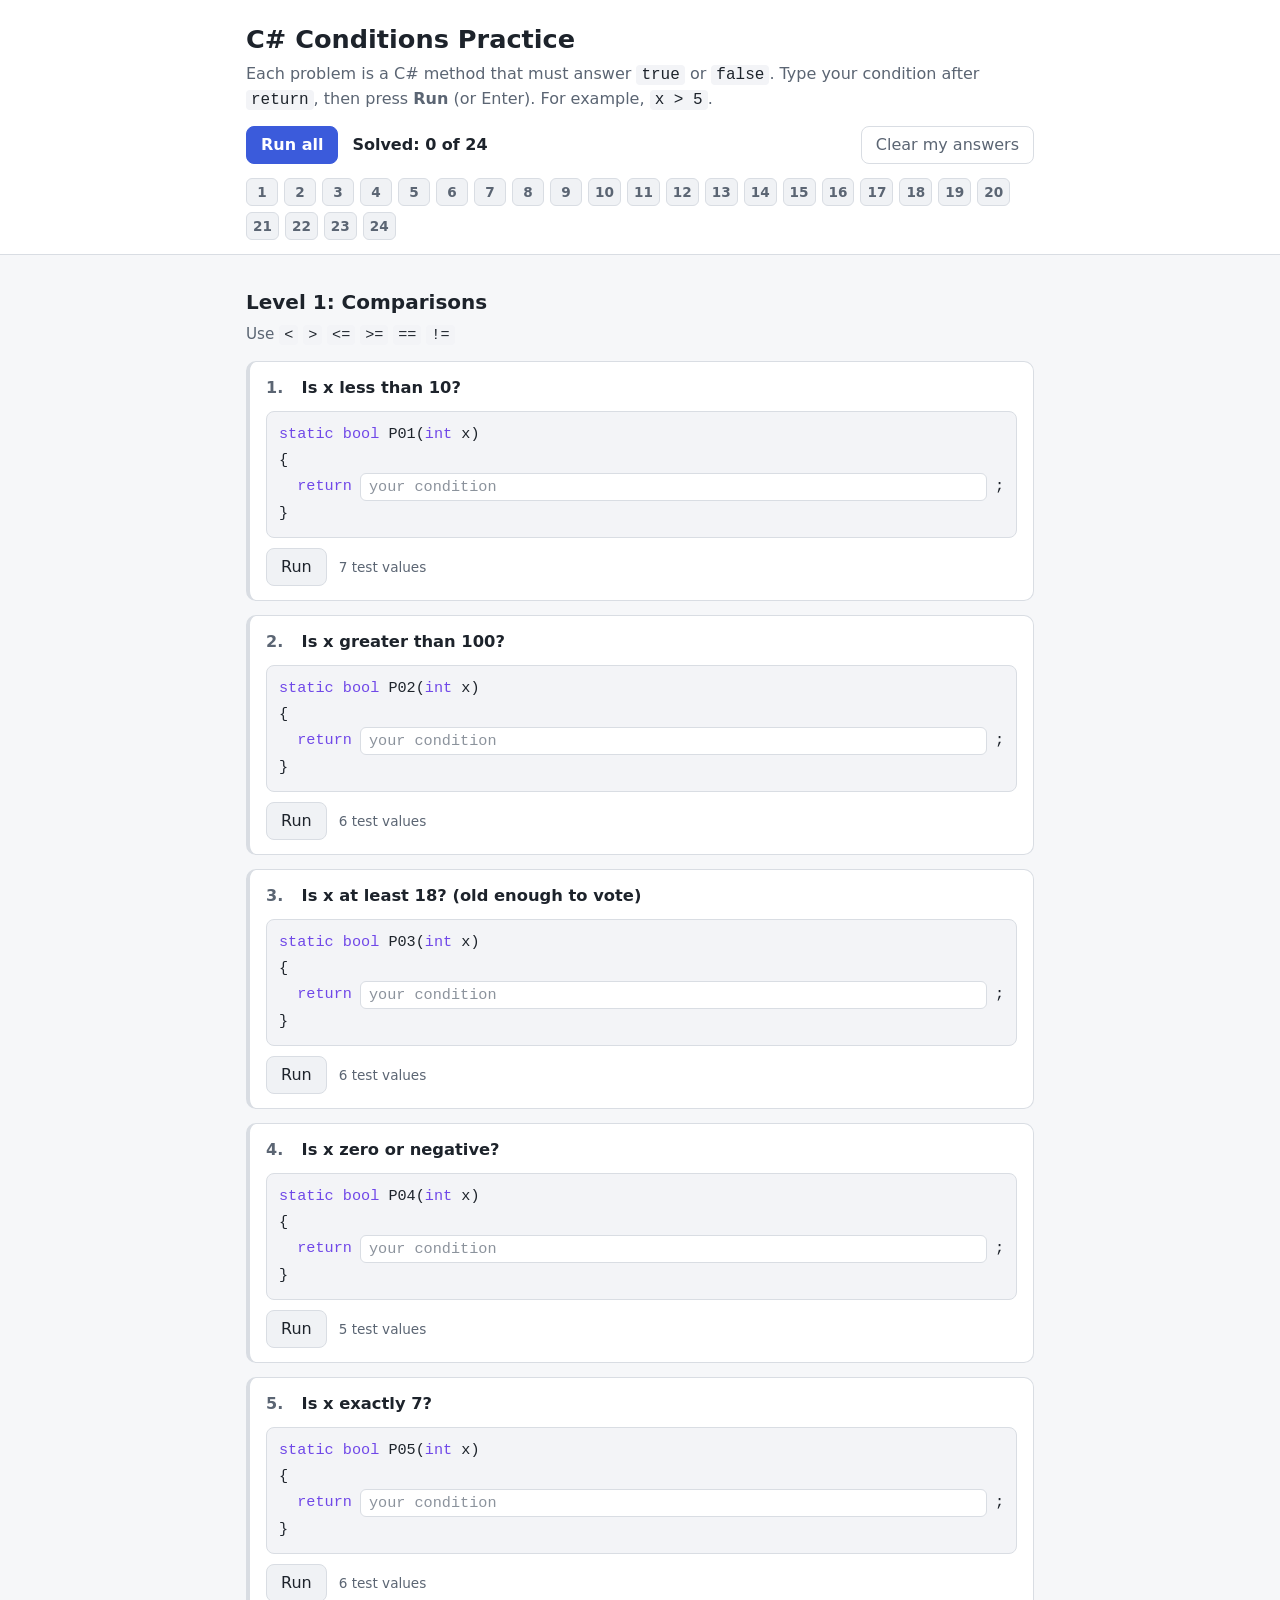
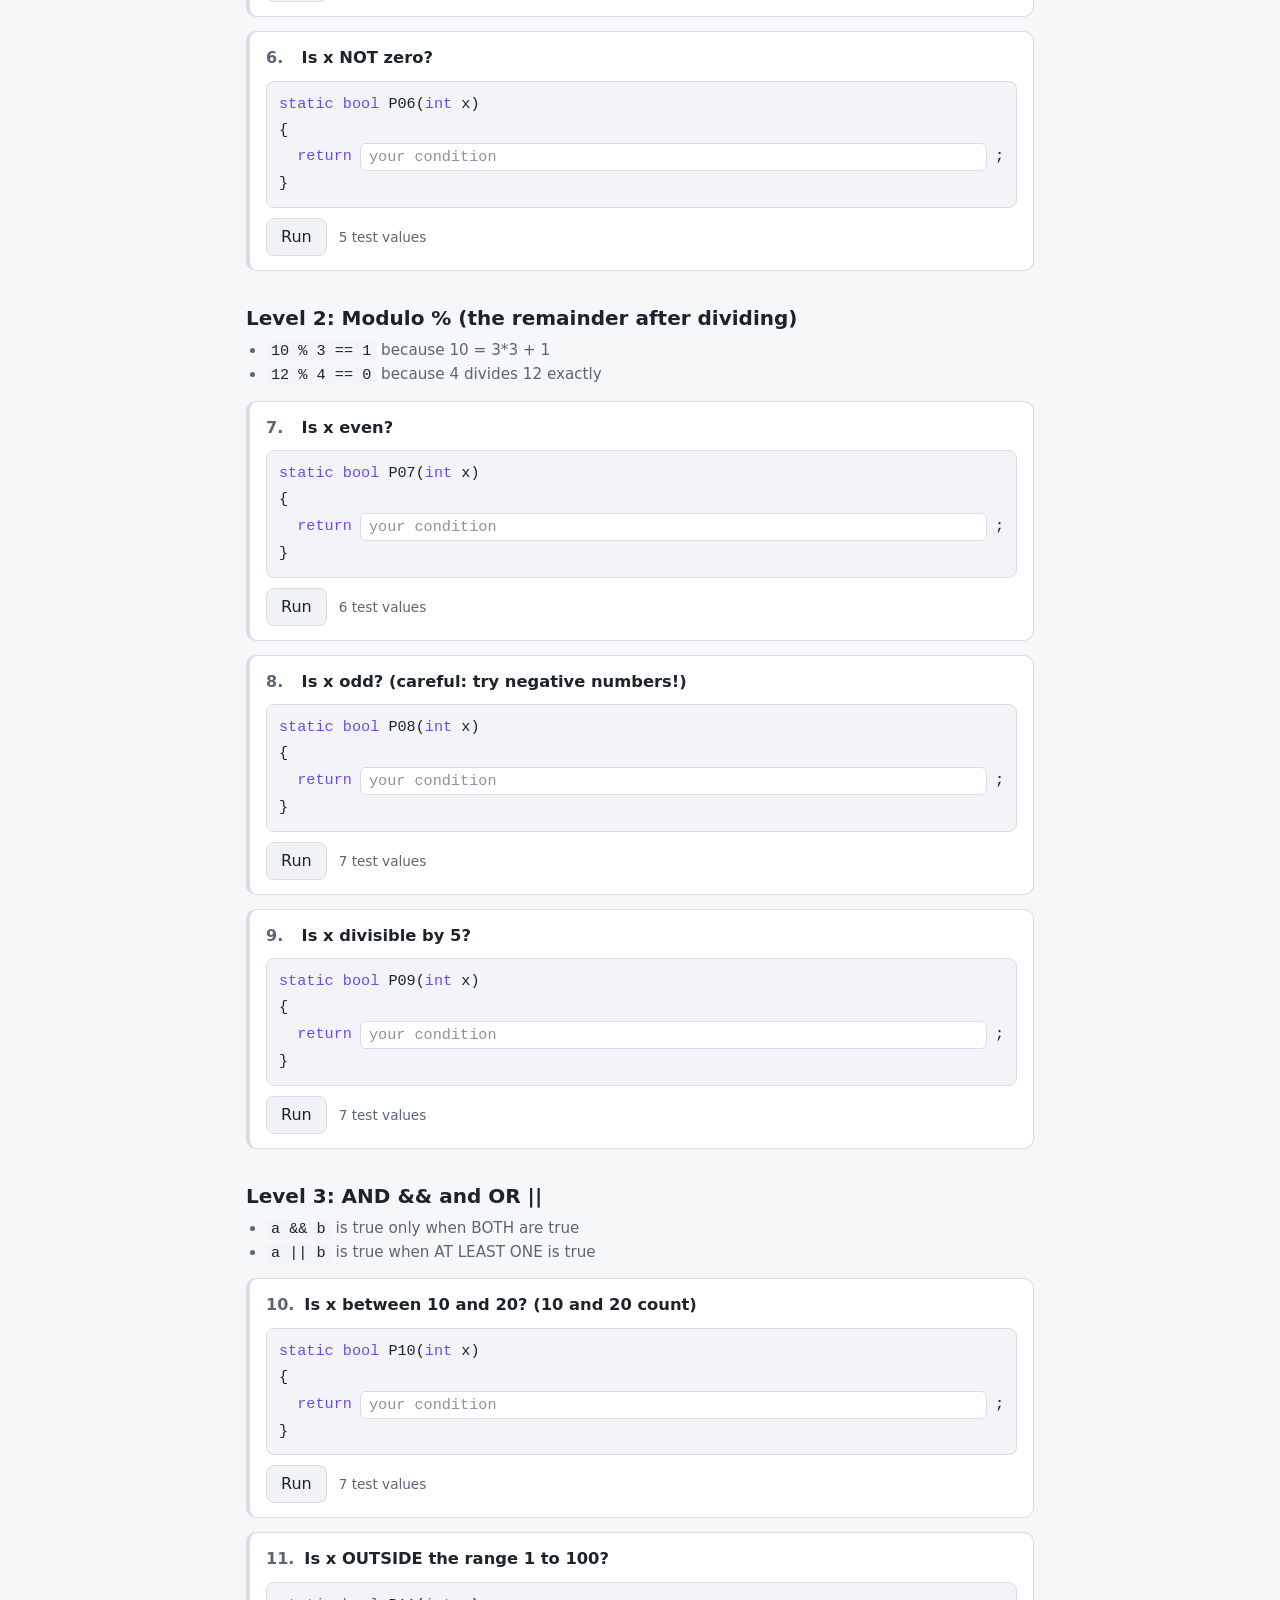
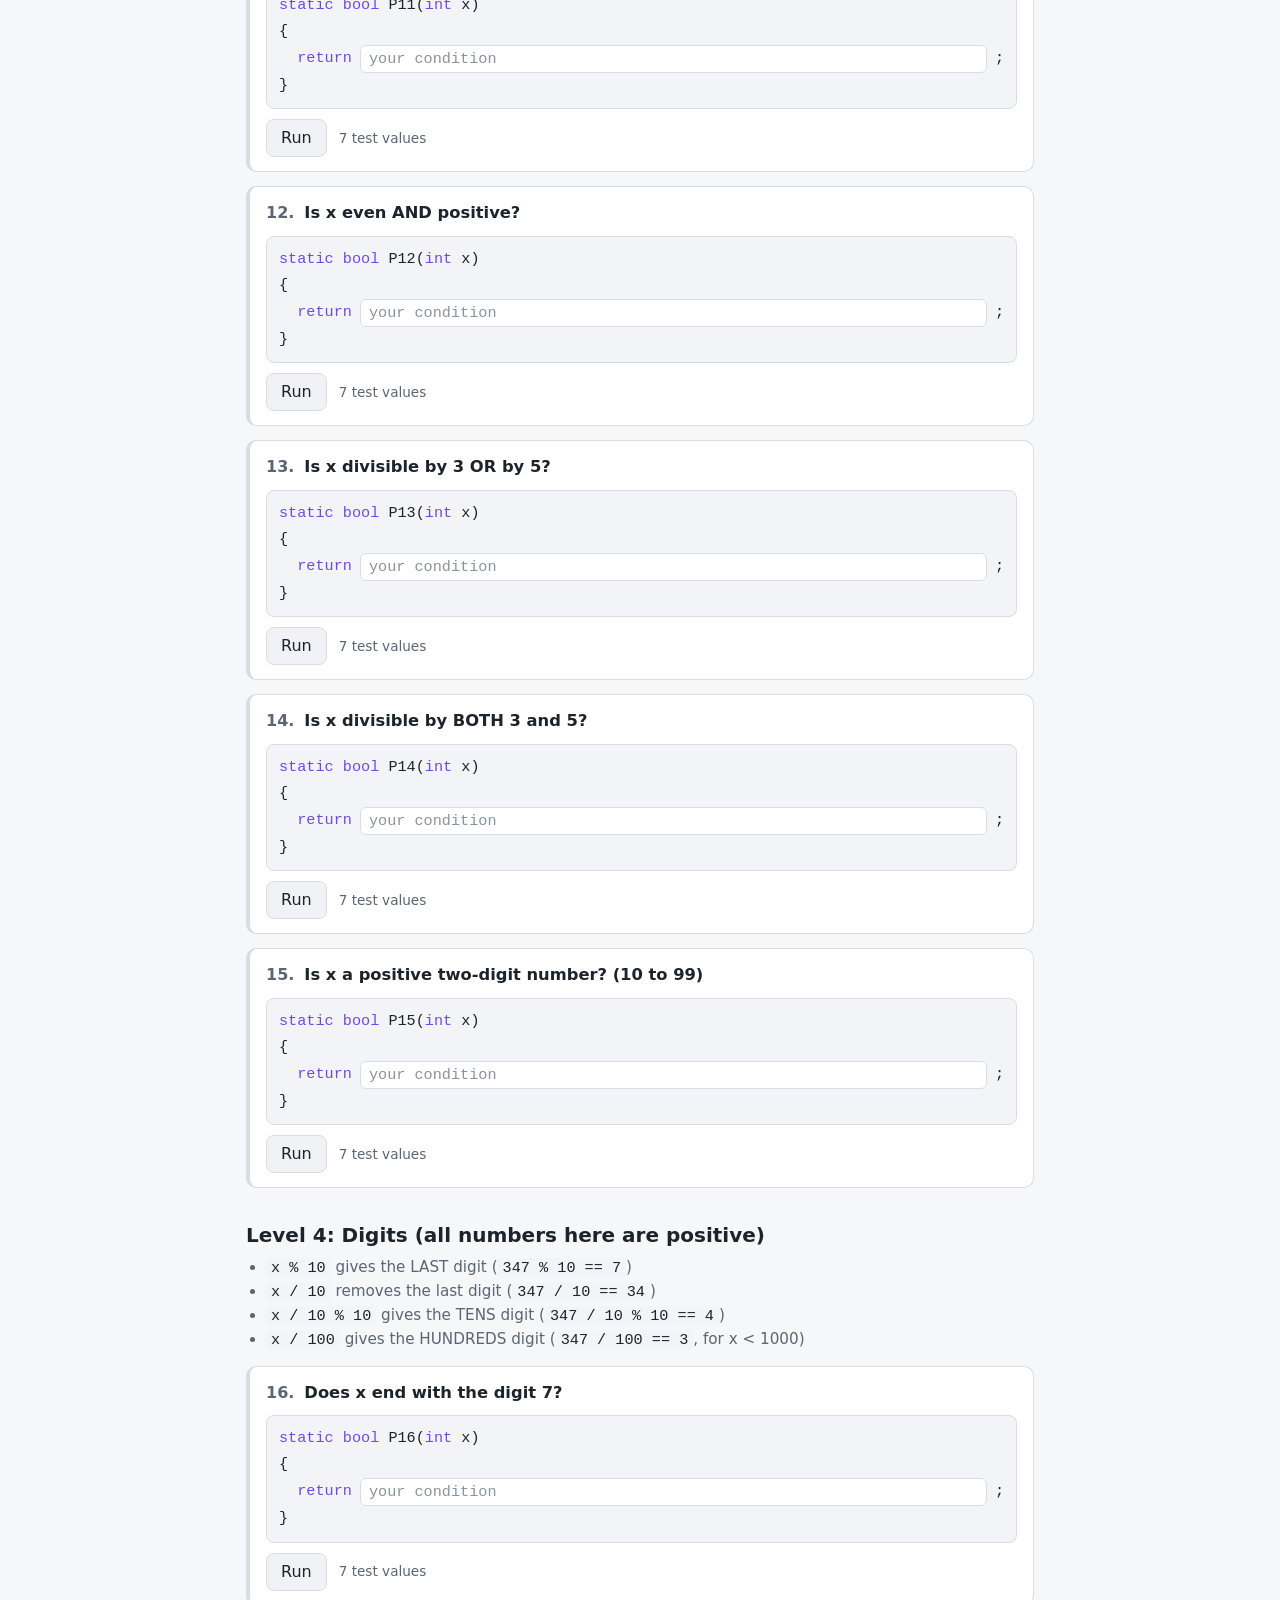
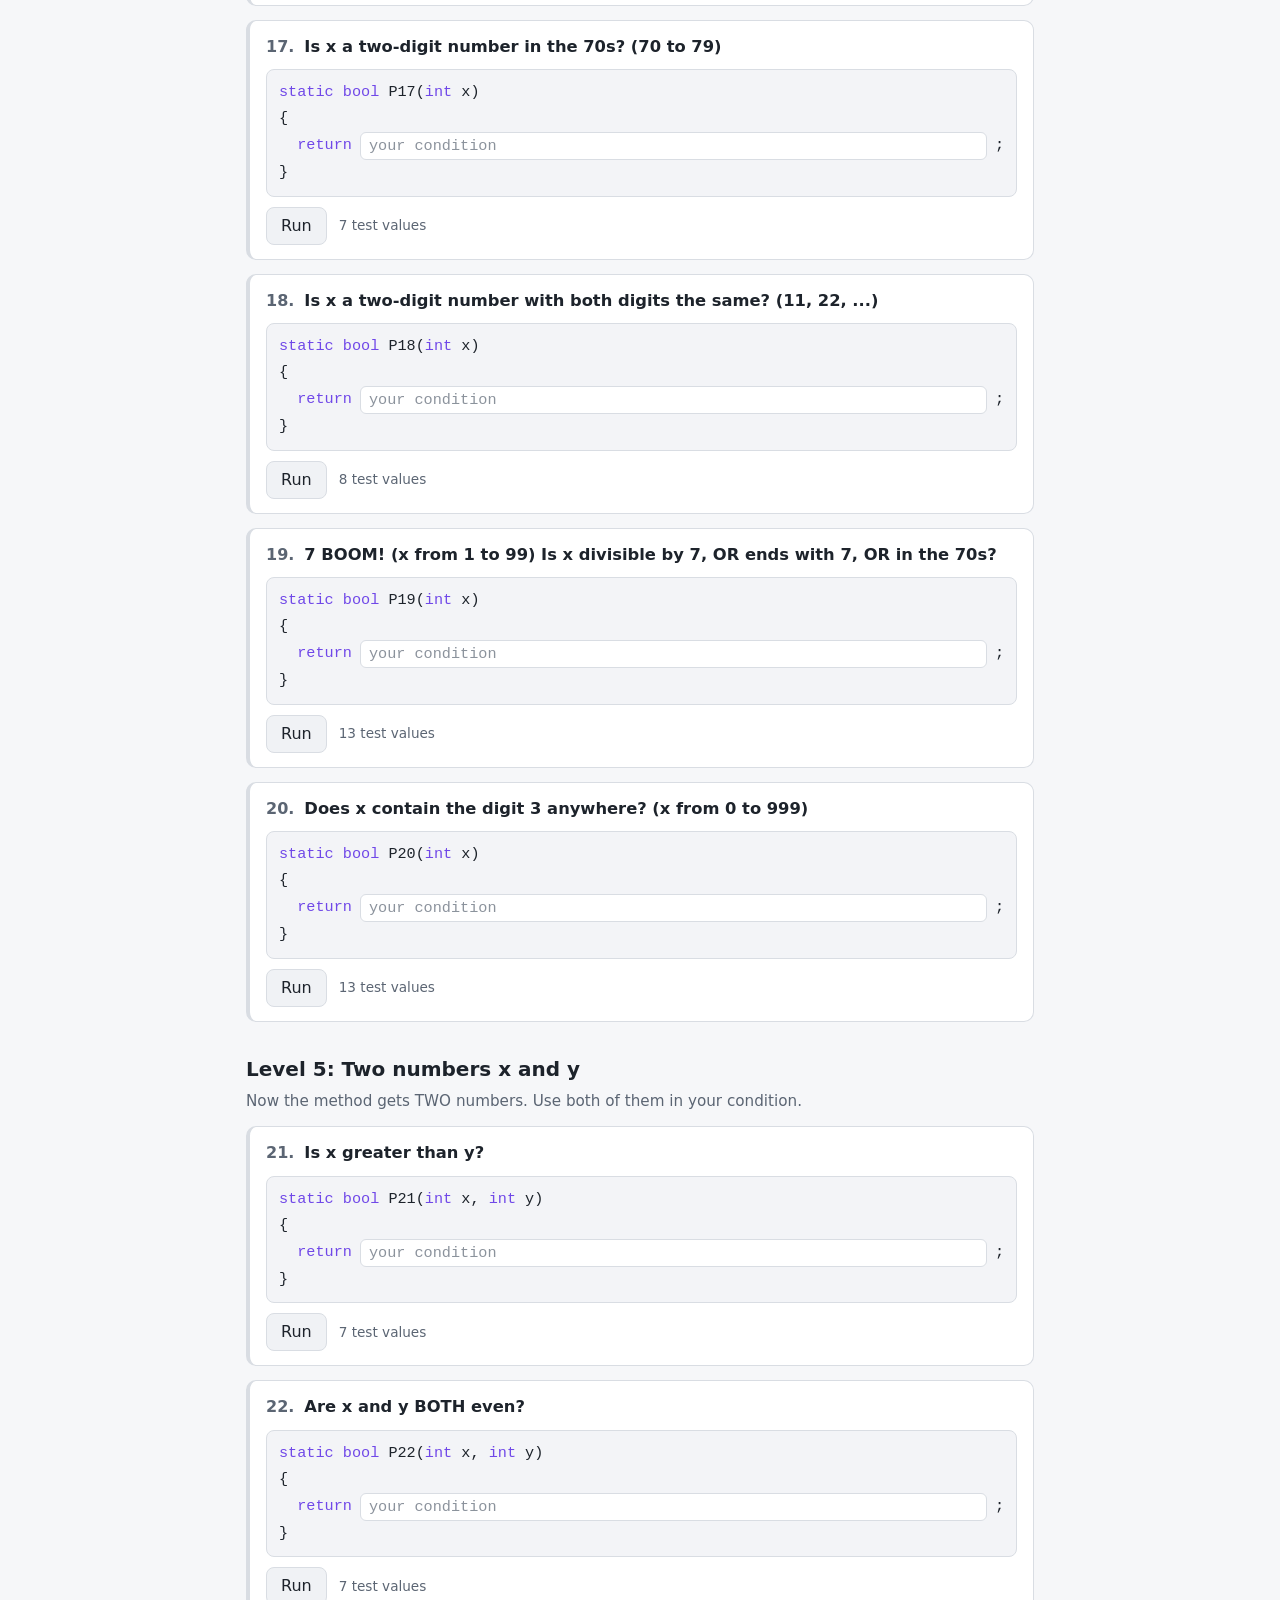
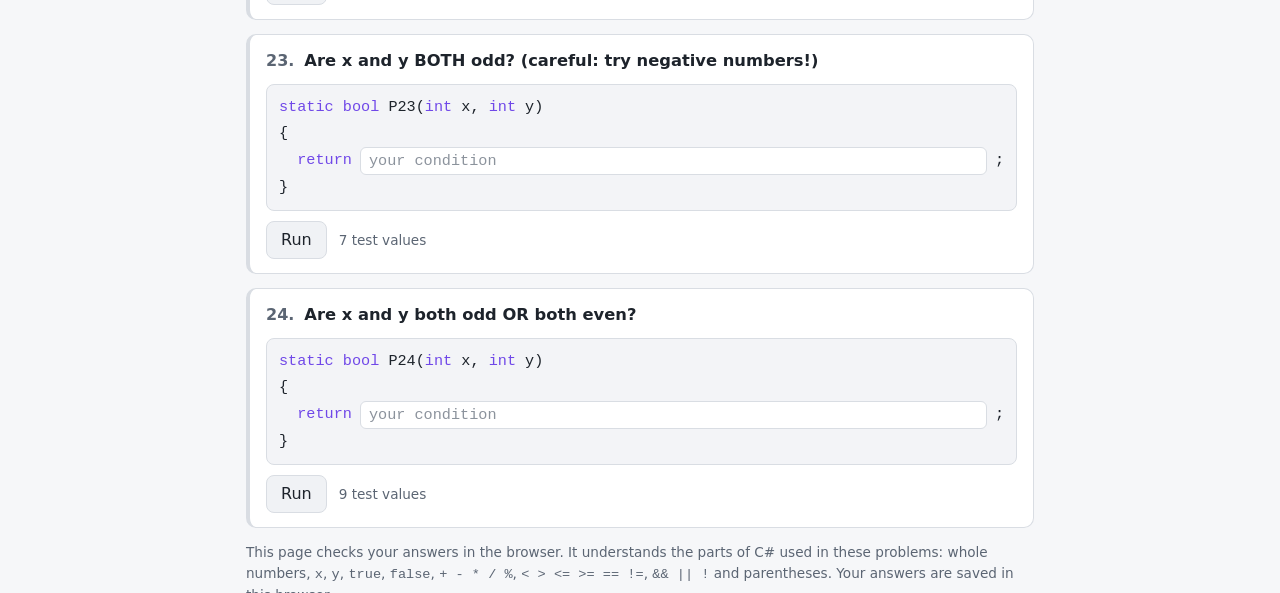
<file: ConditionsPractice.html>
<!doctype html>
<html lang="en">
<head>
<meta charset="utf-8">
<meta name="viewport" content="width=device-width, initial-scale=1">
<title>C# Conditions Practice</title>
<style>
  :root {
    --bg: #f6f7f9;
    --surface: #ffffff;
    --surface-2: #f0f2f5;
    --border: #d9dde3;
    --text: #1d232b;
    --muted: #5b6573;
    --accent: #3b5bdb;
    --accent-text: #ffffff;
    --code-bg: #f3f4f7;
    --kw: #7048e8;
    --pass: #2b8a3e;
    --pass-bg: #e6f4ea;
    --fail: #c92a2a;
    --fail-bg: #fdecec;
    --warn: #a35a00;
    --warn-bg: #fff4e0;
    --mark: #ffd8a8;
    --focus: #4c6ef5;
  }
  @media (prefers-color-scheme: dark) {
    :root:not([data-theme="light"]) {
      --bg: #14171c;
      --surface: #1c2027;
      --surface-2: #242a33;
      --border: #343b46;
      --text: #e6e9ee;
      --muted: #9aa4b2;
      --accent: #5c7cfa;
      --accent-text: #ffffff;
      --code-bg: #171b21;
      --kw: #b197fc;
      --pass: #69db7c;
      --pass-bg: #1f3326;
      --fail: #ff8787;
      --fail-bg: #3a2224;
      --warn: #ffc078;
      --warn-bg: #3a2e1c;
      --mark: #7a4a12;
      --focus: #748ffc;
    }
  }
  :root[data-theme="dark"] {
    --bg: #14171c;
    --surface: #1c2027;
    --surface-2: #242a33;
    --border: #343b46;
    --text: #e6e9ee;
    --muted: #9aa4b2;
    --accent: #5c7cfa;
    --accent-text: #ffffff;
    --code-bg: #171b21;
    --kw: #b197fc;
    --pass: #69db7c;
    --pass-bg: #1f3326;
    --fail: #ff8787;
    --fail-bg: #3a2224;
    --warn: #ffc078;
    --warn-bg: #3a2e1c;
    --mark: #7a4a12;
    --focus: #748ffc;
  }

  * { box-sizing: border-box; }
  html { -webkit-text-size-adjust: 100%; }
  body {
    margin: 0;
    background: var(--bg);
    color: var(--text);
    font: 16px/1.5 system-ui, -apple-system, "Segoe UI", Roboto, sans-serif;
  }
  code, input.answer, .code, table { font-family: ui-monospace, "SF Mono", Menlo, Consolas, monospace; }
  .wrap { max-width: 820px; margin: 0 auto; padding: 0 16px; }

  header.top {
    background: var(--surface);
    border-bottom: 1px solid var(--border);
    padding: 20px 0 14px;
  }
  h1 { margin: 0 0 4px; font-size: 1.6rem; }
  .intro { margin: 0 0 14px; color: var(--muted); }
  .intro code { color: var(--text); background: var(--code-bg); padding: 1px 5px; border-radius: 4px; }

  .toolbar { display: flex; flex-wrap: wrap; align-items: center; gap: 10px 14px; }
  .score { font-weight: 600; }
  .score-detail { color: var(--muted); font-size: 0.9rem; width: 100%; }
  .score-detail:empty { display: none; }

  button {
    font: inherit;
    border-radius: 8px;
    border: 1px solid var(--border);
    background: var(--surface-2);
    color: var(--text);
    padding: 6px 14px;
    cursor: pointer;
  }
  button:hover { filter: brightness(0.97); }
  button.primary { background: var(--accent); border-color: var(--accent); color: var(--accent-text); font-weight: 600; }
  button.ghost { background: transparent; color: var(--muted); margin-left: auto; }
  button:focus-visible, input:focus-visible, a:focus-visible { outline: 2px solid var(--focus); outline-offset: 2px; }

  nav.chips { display: flex; flex-wrap: wrap; gap: 6px; margin-top: 14px; }
  nav.chips a {
    display: inline-flex; align-items: center; justify-content: center;
    min-width: 32px; height: 28px; padding: 0 6px;
    border-radius: 6px; border: 1px solid var(--border);
    background: var(--surface-2); color: var(--muted);
    font-size: 0.85rem; font-weight: 600; text-decoration: none;
  }
  nav.chips a[data-status="pass"] { background: var(--pass-bg); color: var(--pass); border-color: var(--pass); }
  nav.chips a[data-status="fail"] { background: var(--fail-bg); color: var(--fail); border-color: var(--fail); }
  nav.chips a[data-status="error"] { background: var(--warn-bg); color: var(--warn); border-color: var(--warn); }

  main { padding: 8px 0 60px; }
  .level h2 { margin: 32px 0 6px; font-size: 1.25rem; }
  .level-notes { margin: 0 0 14px; color: var(--muted); font-size: 0.95rem; }
  .level-notes code { color: var(--text); background: var(--code-bg); padding: 1px 5px; border-radius: 4px; white-space: nowrap; }
  .level-notes ul { margin: 4px 0 0; padding-left: 20px; }

  .card {
    background: var(--surface);
    border: 1px solid var(--border);
    border-left: 4px solid var(--border);
    border-radius: 10px;
    padding: 14px 16px;
    margin: 0 0 14px;
    scroll-margin-top: 12px;
  }
  .card[data-status="pass"] { border-left-color: var(--pass); }
  .card[data-status="fail"] { border-left-color: var(--fail); }
  .card[data-status="error"] { border-left-color: var(--warn); }

  .card-head { display: flex; align-items: baseline; gap: 10px; }
  .card-head h3 { margin: 0; font-size: 1.02rem; font-weight: 600; flex: 1; }
  .num { color: var(--muted); font-weight: 700; min-width: 1.6em; }
  .badge { font-size: 0.8rem; font-weight: 600; white-space: nowrap; }
  .card[data-status="pass"] .badge { color: var(--pass); }
  .card[data-status="fail"] .badge { color: var(--fail); }
  .card[data-status="error"] .badge { color: var(--warn); }

  .code {
    margin: 10px 0;
    background: var(--code-bg);
    border: 1px solid var(--border);
    border-radius: 8px;
    padding: 10px 12px;
    font-size: 0.95rem;
    line-height: 1.7;
  }
  .code .kw { color: var(--kw); }
  .code .indent { display: flex; align-items: center; gap: 8px; padding-left: 2ch; }
  .code .indent input { flex: 1; min-width: 0; }
  input.answer {
    font-size: 0.95rem;
    padding: 4px 8px;
    border: 1px solid var(--border);
    border-radius: 6px;
    background: var(--surface);
    color: var(--text);
  }
  input.answer::placeholder { color: var(--muted); opacity: 0.7; }

  .actions { display: flex; align-items: center; gap: 12px; }
  .hint { color: var(--muted); font-size: 0.85rem; }

  .result { margin-top: 10px; }
  .result:empty { display: none; }
  .result.stale { opacity: 0.55; }
  .summary { font-weight: 600; margin: 0 0 6px; }
  .summary.pass { color: var(--pass); }
  .summary.fail { color: var(--fail); }
  .error-box {
    background: var(--warn-bg);
    border: 1px solid var(--warn);
    border-radius: 8px;
    padding: 10px 12px;
  }
  .error-box .title { font-weight: 600; color: var(--warn); margin: 0 0 4px; }
  .error-box p { margin: 0 0 6px; }
  .error-box code { background: var(--surface); padding: 1px 5px; border-radius: 4px; }
  .error-box pre {
    margin: 6px 0 0; padding: 6px 8px; border-radius: 6px;
    background: var(--surface); overflow-x: auto; white-space: pre;
    font-family: ui-monospace, "SF Mono", Menlo, Consolas, monospace;
  }
  mark { background: var(--mark); color: inherit; border-radius: 3px; }

  .table-wrap { overflow-x: auto; }
  table { border-collapse: collapse; font-size: 0.9rem; }
  th, td { padding: 3px 14px 3px 0; text-align: left; white-space: nowrap; }
  th { color: var(--muted); font-weight: 600; border-bottom: 1px solid var(--border); font-family: system-ui, sans-serif; }
  td.ok { color: var(--pass); font-weight: 700; }
  td.wrong { color: var(--fail); font-weight: 700; }
  tr.wrong-row td { background: var(--fail-bg); }
  td.num-cell { text-align: right; padding-right: 18px; }

  footer { color: var(--muted); font-size: 0.85rem; padding: 0 0 40px; }
</style>
</head>
<body>
<header class="top">
  <div class="wrap">
    <h1>C# Conditions Practice</h1>
    <p class="intro">
      Each problem is a C# method that must answer <code>true</code> or <code>false</code>.
      Type your condition after <code>return</code>, then press <b>Run</b> (or Enter).
      For example, <code>x &gt; 5</code>.
    </p>
    <div class="toolbar">
      <button type="button" class="primary" id="run-all">Run all</button>
      <span class="score" id="score" aria-live="polite">Solved: 0 of 24</span>
      <button type="button" class="ghost" id="clear-all">Clear my answers</button>
      <div class="score-detail" id="score-detail"></div>
    </div>
    <nav class="chips" id="chips" aria-label="Jump to a problem"></nav>
  </div>
</header>

<main class="wrap" id="problems"></main>

<footer class="wrap">
  This page checks your answers in the browser. It understands the parts of C# used in these
  problems: whole numbers, <code>x</code>, <code>y</code>, <code>true</code>, <code>false</code>,
  <code>+ - * / %</code>, <code>&lt; &gt; &lt;= &gt;= == !=</code>, <code>&amp;&amp; || !</code> and parentheses.
  Your answers are saved in this browser.
</footer>

<script>
// ===================================================================
//   PROBLEMS AND TEST DATA
//   Expected answers: T = true, F = false, one letter per test value.
// ===================================================================
// CORE START
const LEVELS = [
  { n: 1, title: "Comparisons",
    notes: "Use <code>&lt;</code> <code>&gt;</code> <code>&lt;=</code> <code>&gt;=</code> <code>==</code> <code>!=</code>" },
  { n: 2, title: "Modulo % (the remainder after dividing)",
    notes: "<ul><li><code>10 % 3 == 1</code> because 10 = 3*3 + 1</li><li><code>12 % 4 == 0</code> because 4 divides 12 exactly</li></ul>" },
  { n: 3, title: "AND && and OR ||",
    notes: "<ul><li><code>a &amp;&amp; b</code> is true only when BOTH are true</li><li><code>a || b</code> is true when AT LEAST ONE is true</li></ul>" },
  { n: 4, title: "Digits (all numbers here are positive)",
    notes: "<ul><li><code>x % 10</code> gives the LAST digit (<code>347 % 10 == 7</code>)</li>" +
           "<li><code>x / 10</code> removes the last digit (<code>347 / 10 == 34</code>)</li>" +
           "<li><code>x / 10 % 10</code> gives the TENS digit (<code>347 / 10 % 10 == 4</code>)</li>" +
           "<li><code>x / 100</code> gives the HUNDREDS digit (<code>347 / 100 == 3</code>, for x &lt; 1000)</li></ul>" },
  { n: 5, title: "Two numbers x and y",
    notes: "Now the method gets TWO numbers. Use both of them in your condition." },
];

function problem(num, level, question, xs, expected, ys) {
  const params = ys ? ["x", "y"] : ["x"];
  if (xs.length !== expected.length || (ys && ys.length !== xs.length)) {
    throw new Error("Test data length mismatch in problem " + num);
  }
  const tests = xs.map((x, i) => ({
    args: ys ? [x, ys[i]] : [x],
    expected: expected[i] === "T",
  }));
  return { num, level, question, params, tests };
}

const PROBLEMS = [
  problem(1, 1, "Is x less than 10?", [3, 9, 10, 11, -5, 0, 100], "TTFFTTF"),
  problem(2, 1, "Is x greater than 100?", [50, 99, 100, 101, 500, -200], "FFFTTF"),
  problem(3, 1, "Is x at least 18? (old enough to vote)", [12, 17, 18, 19, 40, 0], "FFTTTF"),
  problem(4, 1, "Is x zero or negative?", [5, 1, 0, -1, -100], "FFTTT"),
  problem(5, 1, "Is x exactly 7?", [7, 6, 8, 70, 17, -7], "TFFFFF"),
  problem(6, 1, "Is x NOT zero?", [0, 1, -1, 99, 10], "FTTTT"),

  problem(7, 2, "Is x even?", [4, 7, 0, 100, 13, -6], "TFTTFT"),
  problem(8, 2, "Is x odd?  (careful: try negative numbers!)", [3, 8, 0, 99, -3, -4, -11], "TFFTTFT"),
  problem(9, 2, "Is x divisible by 5?", [10, 12, 0, 35, 51, 5, 4], "TFTTFTF"),

  problem(10, 3, "Is x between 10 and 20? (10 and 20 count)", [9, 10, 15, 20, 21, 0, 100], "FTTTFFF"),
  problem(11, 3, "Is x OUTSIDE the range 1 to 100?", [0, 1, 50, 100, 101, -5, 500], "TFFFTTT"),
  problem(12, 3, "Is x even AND positive?", [4, 3, 0, -4, 10, 7, -3], "TFFFTFF"),
  problem(13, 3, "Is x divisible by 3 OR by 5?", [9, 10, 15, 7, 22, 25, 1], "TTTFFTF"),
  problem(14, 3, "Is x divisible by BOTH 3 and 5?", [15, 9, 10, 30, 7, 45, 50], "TFFTFTF"),
  problem(15, 3, "Is x a positive two-digit number? (10 to 99)", [9, 10, 55, 99, 100, -50, 5], "FTTTFFF"),

  problem(16, 4, "Does x end with the digit 7?", [7, 17, 70, 127, 71, 1007, 8], "TTFTFTF"),
  problem(17, 4, "Is x a two-digit number in the 70s? (70 to 79)", [69, 70, 75, 79, 80, 7, 77], "FTTTFFT"),
  problem(18, 4, "Is x a two-digit number with both digits the same? (11, 22, ...)",
    [33, 34, 99, 10, 77, 11, 12, 90], "TFTFTTFF"),
  problem(19, 4, "7 BOOM! (x from 1 to 99) Is x divisible by 7, OR ends with 7, OR in the 70s?",
    [1, 7, 14, 17, 22, 49, 50, 70, 71, 77, 80, 91, 97], "FTTTFTFTTTFTT"),
  problem(20, 4, "Does x contain the digit 3 anywhere? (x from 0 to 999)",
    [3, 13, 31, 130, 305, 300, 333, 123, 444, 100, 0, 999, 38], "TTTTTTTTFFFFT"),

  problem(21, 5, "Is x greater than y?",
    [5, 3, 4, -1, 0, 100, -8], "TFFTFTF",
    [3, 5, 4, -2, 10, 99, -3]),
  problem(22, 5, "Are x and y BOTH even?",
    [2, 2, 3, 3, 0, 10, -4], "TFFFTFT",
    [4, 3, 2, 5, -6, 7, 8]),
  problem(23, 5, "Are x and y BOTH odd?  (careful: try negative numbers!)",
    [3, 3, 4, 2, -3, -1, 0], "TFFFTTF",
    [5, 4, 3, 6, 7, -1, 1]),
  problem(24, 5, "Are x and y both odd OR both even?",
    [2, 3, 2, 3, 0, -3, -4, 10, 7], "TTFFTTFFT",
    [4, 5, 3, 2, 0, 5, 7, -1, -9]),
];

// ===================================================================
//   A SMALL C# EXPRESSION CHECKER
//   Parses the subset of C# used in these problems, type-checks it the
//   way the C# compiler would (int vs bool), and evaluates it with C#
//   int rules: whole-number division rounds toward zero, % keeps the
//   sign of the left side, and results wrap around at 32 bits.
// ===================================================================

class CodeError extends Error {
  constructor(message, start, end) { super(message); this.start = start; this.end = end; }
}
class RunError extends Error {}

const OPERATORS = ["&&", "||", "==", "!=", "<=", ">=", "=>", "=<",
                   "<", ">", "!", "+", "-", "*", "/", "%", "(", ")", "=", "&", "|", ";"];
const BINARY_LEVELS = [["||"], ["&&"], ["==", "!="], ["<", ">", "<=", ">="], ["+", "-"], ["*", "/", "%"]];
const COMPARE = ["<", ">", "<=", ">="];
const MATH = ["+", "-", "*", "/", "%"];
const INT_MAX = 2147483647;

function tokenize(src) {
  const tokens = [];
  let i = 0;
  while (i < src.length) {
    const c = src[i];
    if (/\s/.test(c)) { i++; continue; }
    if (/[0-9]/.test(c)) {
      let j = i;
      while (j < src.length && /[0-9]/.test(src[j])) j++;
      if (src[j] === ".") {
        throw new CodeError("x is an int, so use whole numbers only (no decimal point).", i, j + 1);
      }
      if (j < src.length && /[A-Za-z_]/.test(src[j])) {
        let k = j;
        while (k < src.length && /[A-Za-z0-9_]/.test(src[k])) k++;
        const n = src.slice(i, j), name = src.slice(j, k);
        throw new CodeError("C# needs an operator between `" + n + "` and `" + name +
          "`. To multiply, write `" + n + " * " + name + "`.", i, k);
      }
      tokens.push({ type: "num", text: src.slice(i, j), start: i, end: j });
      i = j;
      continue;
    }
    if (/[A-Za-z_]/.test(c)) {
      let j = i;
      while (j < src.length && /[A-Za-z0-9_]/.test(src[j])) j++;
      if (src[j] === "." || src[j] === "(") {
        throw new CodeError("Methods like `Math.Abs(x)` aren't available on this page. " +
          "Use only `x`, `y`, numbers and operators.", i, j);
      }
      tokens.push({ type: "ident", text: src.slice(i, j), start: i, end: j });
      i = j;
      continue;
    }
    const op = OPERATORS.find(o => src.startsWith(o, i));
    if (op) {
      tokens.push({ type: "op", text: op, start: i, end: i + op.length });
      i += op.length;
      continue;
    }
    if (c === "≤" || c === "≥" || c === "≠") {
      const fix = { "≤": "<=", "≥": ">=", "≠": "!=" }[c];
      throw new CodeError("C# writes " + c + " as `" + fix + "`.", i, i + 1);
    }
    throw new CodeError('C# doesn\'t understand the character "' + c + '" here.', i, i + 1);
  }
  tokens.push({ type: "end", text: "", start: src.length, end: src.length });
  return tokens;
}

// Friendly messages for things beginners often type.
function commonMistake(tok) {
  const t = tok.text;
  if (tok.type === "op") {
    if (t === "=") return "A single `=` means \"store a value\". To compare, use two: `==`.";
    if (t === "=>") return "Did you mean `>=`? In C# the `=` goes second.";
    if (t === "=<") return "Did you mean `<=`? In C# the `=` goes second.";
    if (t === "&") return "Use two: `&&` means AND.";
    if (t === "|") return "Use two: `||` means OR.";
    if (t === ";") return "Write just one condition. A `;` is only allowed at the very end.";
  }
  if (tok.type === "ident") {
    if (t === "and" || t === "AND") return "C# writes AND as `&&`.";
    if (t === "or" || t === "OR") return "C# writes OR as `||`.";
    if (t === "not" || t === "NOT") return "C# writes NOT as `!`, or use `!=` for \"not equal\".";
    if (t === "mod" || t === "MOD") return "C# writes mod as `%`.";
    if (t === "return") return "`return` is already written for you. Type only the condition.";
  }
  return null;
}

function compile(src, params) {
  const toks = tokenize(src);
  let pos = 0;
  // Allow "return x > 5;" as well as "x > 5".
  if (toks[0].type === "ident" && toks[0].text === "return") pos = 1;
  if (toks.length >= 2 && toks[toks.length - 2].text === ";") toks.splice(toks.length - 2, 1);
  if (toks[pos].type === "end") {
    throw new CodeError("Write a condition after `return`.", src.length, src.length);
  }

  const peek = () => toks[pos];
  const next = () => toks[pos++];
  const text = n => src.slice(n.start, n.end).trim();
  const typeName = n => n.type === "bool" ? "true/false" : "number";

  function parseBinary(level) {
    if (level === BINARY_LEVELS.length) return parseUnary();
    let left = parseBinary(level + 1);
    while (peek().type === "op" && BINARY_LEVELS[level].includes(peek().text)) {
      const op = next().text;
      const right = parseBinary(level + 1);
      left = makeBinary(op, left, right);
    }
    return left;
  }

  function makeBinary(op, left, right) {
    const n = { kind: "binary", op, left, right, start: left.start, end: right.end };
    if (MATH.includes(op)) {
      const bad = [left, right].find(s => s.type === "bool");
      if (bad) throw new CodeError("`" + op + "` does math on numbers, but `" + text(bad) +
        "` is true/false.", bad.start, bad.end);
      if ((op === "/" || op === "%") && right.kind === "num" && right.value === 0) {
        throw new CodeError("You can't divide by zero. C# won't compile `" + text(n) + "`.", n.start, n.end);
      }
      n.type = "int";
    } else if (COMPARE.includes(op)) {
      if (left.type === "bool" && left.kind === "binary" && COMPARE.includes(left.op) && !left.paren) {
        throw new CodeError("C# can't chain comparisons like `" + text(n) + "`. Make it two comparisons joined by `&&`: `" +
          text(left.left) + " " + left.op + " " + text(left.right) + " && " +
          text(left.right) + " " + op + " " + text(right) + "`.", n.start, n.end);
      }
      const bad = [left, right].find(s => s.type === "bool");
      if (bad) throw new CodeError("`" + op + "` compares two numbers, but `" + text(bad) +
        "` is true/false.", bad.start, bad.end);
      n.type = "bool";
    } else if (op === "==" || op === "!=") {
      if (left.type !== right.type) {
        throw new CodeError("`" + op + "` can't compare a " + typeName(left) + " with a " + typeName(right) +
          ": `" + text(left) + "` is a " + typeName(left) + " but `" + text(right) + "` is a " +
          typeName(right) + ".", n.start, n.end);
      }
      n.type = "bool";
    } else { // && ||
      const bad = [left, right].find(s => s.type === "int");
      if (bad) {
        const other = bad === left ? right : left;
        let msg = "`" + op + "` joins two true/false conditions, but `" + text(bad) + "` is a number.";
        if (bad.kind === "num" && other.kind === "binary" && other.left.kind === "var" &&
            (COMPARE.includes(other.op) || other.op === "==" || other.op === "!=")) {
          msg += " Each side needs its own comparison. Did you mean `" + text(other.left) + " " +
            other.op + " " + text(bad) + "`?";
        } else if (bad.kind === "num") {
          msg += " Each side of `" + op + "` needs its own full comparison, using `x`.";
        } else {
          msg += " Compare it to something, for example `" + text(bad) + " == 0`.";
        }
        throw new CodeError(msg, bad.start, bad.end);
      }
      n.type = "bool";
    }
    return n;
  }

  function parseUnary() {
    const tok = peek();
    if (tok.type === "op" && (tok.text === "!" || tok.text === "-" || tok.text === "+")) {
      next();
      const operand = parseUnary();
      const n = { kind: "unary", op: tok.text, operand, start: tok.start, end: operand.end };
      if (tok.text === "!") {
        if (operand.type !== "bool") {
          let msg = "`!` flips true/false, but `" + text(operand) + "` is a number.";
          if (peek().type === "op" && ["==", "!=", "<", ">", "<=", ">="].includes(peek().text)) {
            msg += " `!` only applies to what comes right after it, so use parentheses: `!(" +
              src.slice(operand.start).trim().replace(/;$/, "") + ")`.";
          } else {
            msg += " To check \"not zero\", write `" + text(operand) + " != 0`.";
          }
          throw new CodeError(msg, n.start, n.end);
        }
        n.type = "bool";
      } else {
        if (operand.type !== "int") throw new CodeError("`" + tok.text + "` works on numbers, but `" +
          text(operand) + "` is true/false.", n.start, n.end);
        n.type = "int";
      }
      return n;
    }
    return parsePrimary();
  }

  function parsePrimary() {
    const tok = next();
    if (tok.type === "num") {
      const value = Number(tok.text);
      if (value > INT_MAX) throw new CodeError("`" + tok.text + "` is too big for an int.", tok.start, tok.end);
      return { kind: "num", type: "int", value, start: tok.start, end: tok.end };
    }
    if (tok.type === "ident") {
      const name = tok.text;
      if (name === "true" || name === "false") {
        return { kind: "bool", type: "bool", value: name === "true", start: tok.start, end: tok.end };
      }
      if (params.includes(name)) return { kind: "var", type: "int", name, start: tok.start, end: tok.end };
      const mistake = commonMistake(tok);
      if (mistake) throw new CodeError(mistake, tok.start, tok.end);
      const lower = name.toLowerCase();
      if (lower === "true" || lower === "false" || params.includes(lower)) {
        throw new CodeError("C# cares about upper and lower case. Write `" + lower + "`, not `" + name + "`.",
          tok.start, tok.end);
      }
      if (name === "y" && !params.includes("y")) {
        throw new CodeError("This problem only has `x`. There is no `y` here.", tok.start, tok.end);
      }
      const have = params.length === 1 ? "`x`" : "`x` and `y`";
      throw new CodeError("C# doesn't know `" + name + "`. This problem only has " + have +
        ", numbers, and true/false.", tok.start, tok.end);
    }
    if (tok.type === "op" && tok.text === "(") {
      const inner = parseBinary(0);
      const close = next();
      if (close.text !== ")") {
        if (close.type === "end") throw new CodeError("A `(` is missing its `)`.", tok.start, tok.end);
        throw unexpected(close);
      }
      return Object.assign({}, inner, { start: tok.start, end: close.end, paren: true });
    }
    if (tok.type === "end") {
      throw new CodeError("Your condition ends too early. Something is missing at the end.", tok.start, tok.end);
    }
    const mistake = commonMistake(tok);
    if (mistake) throw new CodeError(mistake, tok.start, tok.end);
    if (tok.text === ")") throw new CodeError("This `)` doesn't have a matching `(`.", tok.start, tok.end);
    throw new CodeError("Something is missing before `" + tok.text + "`.", tok.start, tok.end);
  }

  function unexpected(tok) {
    const mistake = commonMistake(tok);
    if (mistake) return new CodeError(mistake, tok.start, tok.end);
    if (tok.text === ")") return new CodeError("This `)` doesn't have a matching `(`.", tok.start, tok.end);
    if (tok.type === "num" || tok.type === "ident" || tok.text === "(") {
      return new CodeError("Something is missing before `" + tok.text +
        "`. Did you forget an operator like `==`, `&&` or `||`?", tok.start, tok.end);
    }
    return new CodeError("C# didn't expect `" + tok.text + "` here.", tok.start, tok.end);
  }

  const ast = parseBinary(0);
  if (peek().type !== "end") throw unexpected(peek());
  if (ast.type !== "bool") {
    throw new CodeError("Your code gives a number, not true or false. Add a comparison, for example `" +
      text(ast) + " == 0`.", ast.start, ast.end);
  }
  return ast;
}

function evaluate(n, env) {
  switch (n.kind) {
    case "num": case "bool": return n.value;
    case "var": return env[n.name];
    case "unary": {
      const v = evaluate(n.operand, env);
      if (n.op === "!") return !v;
      if (n.op === "-") return (-v) | 0;
      return v;
    }
    case "binary": {
      if (n.op === "&&") return evaluate(n.left, env) && evaluate(n.right, env);
      if (n.op === "||") return evaluate(n.left, env) || evaluate(n.right, env);
      const a = evaluate(n.left, env), b = evaluate(n.right, env);
      switch (n.op) {
        case "+": return (a + b) | 0;
        case "-": return (a - b) | 0;
        case "*": return Math.imul(a, b);
        case "/": if (b === 0) throw new RunError("Divided by zero"); return (Math.trunc(a / b)) | 0;
        case "%": if (b === 0) throw new RunError("Divided by zero"); return (a % b) | 0;
        case "<": return a < b;
        case ">": return a > b;
        case "<=": return a <= b;
        case ">=": return a >= b;
        case "==": return a === b;
        case "!=": return a !== b;
      }
    }
  }
  throw new Error("Unknown node " + n.kind);
}

function checkProblem(p, src) {
  if (!src.trim()) return { status: "empty" };
  let ast;
  try {
    ast = compile(src, p.params);
  } catch (e) {
    if (e instanceof CodeError) return { status: "error", message: e.message, start: e.start, end: e.end };
    throw e;
  }
  const rows = p.tests.map(t => {
    const env = {};
    p.params.forEach((name, i) => { env[name] = t.args[i]; });
    try {
      const got = evaluate(ast, env);
      return { args: t.args, expected: t.expected, got, ok: got === t.expected };
    } catch (e) {
      if (e instanceof RunError) return { args: t.args, expected: t.expected, got: null, crash: e.message, ok: false };
      throw e;
    }
  });
  const correct = rows.filter(r => r.ok).length;
  return { status: correct === rows.length ? "pass" : "fail", rows, correct };
}
// CORE END

// ===================================================================
//   PAGE
// ===================================================================
const STORAGE_KEY = "csharp-conditions-practice-v1";
const state = {}; // num -> "idle" | "pass" | "fail" | "error"

function loadAnswers() {
  try { return JSON.parse(localStorage.getItem(STORAGE_KEY)) || {}; } catch (e) { return {}; }
}
function saveAnswers() {
  const answers = {};
  PROBLEMS.forEach(p => { answers[p.num] = inputFor(p).value; });
  try { localStorage.setItem(STORAGE_KEY, JSON.stringify(answers)); } catch (e) { /* ignore */ }
}

function escapeHtml(s) {
  return s.replace(/&/g, "&amp;").replace(/</g, "&lt;").replace(/>/g, "&gt;").replace(/"/g, "&quot;");
}
function formatMessage(msg) {
  return escapeHtml(msg).replace(/`([^`]+)`/g, "<code>$1</code>");
}
const pad2 = n => (n < 10 ? "0" : "") + n;

const cards = {};
const inputFor = p => cards[p.num].querySelector("input.answer");

function buildPage() {
  const main = document.getElementById("problems");
  const chips = document.getElementById("chips");
  const saved = loadAnswers();

  LEVELS.forEach(level => {
    const section = document.createElement("section");
    section.className = "level";
    section.innerHTML = "<h2>Level " + level.n + ": " + escapeHtml(level.title) + "</h2>" +
      '<div class="level-notes">' + level.notes + "</div>";
    main.appendChild(section);

    PROBLEMS.filter(p => p.level === level.n).forEach(p => {
      const sig = p.params.map(name => '<span class="kw">int</span> ' + name).join(", ");
      const card = document.createElement("article");
      card.className = "card";
      card.id = "p" + p.num;
      card.dataset.status = "idle";
      card.innerHTML =
        '<div class="card-head"><span class="num">' + p.num + '.</span><h3>' + escapeHtml(p.question) +
        '</h3><span class="badge"></span></div>' +
        '<div class="code">' +
          '<div><span class="kw">static bool</span> P' + pad2(p.num) + "(" + sig + ")</div>" +
          "<div>{</div>" +
          '<div class="indent"><span class="kw">return</span>' +
            '<input class="answer" type="text" spellcheck="false" autocomplete="off" autocapitalize="off" ' +
            'autocorrect="off" placeholder="your condition" aria-label="Your condition for problem ' + p.num + '">' +
            "<span>;</span></div>" +
          "<div>}</div>" +
        "</div>" +
        '<div class="actions"><button type="button" class="run">Run</button>' +
        '<span class="hint">' + p.tests.length + " test values</span></div>" +
        '<div class="result" aria-live="polite"></div>';
      section.appendChild(card);
      cards[p.num] = card;

      const input = card.querySelector("input.answer");
      input.value = saved[p.num] || "";
      input.addEventListener("input", () => {
        card.querySelector(".result").classList.add("stale");
        saveAnswers();
      });
      input.addEventListener("keydown", e => {
        if (e.key === "Enter") { e.preventDefault(); runOne(p); }
      });
      card.querySelector("button.run").addEventListener("click", () => runOne(p));

      const chip = document.createElement("a");
      chip.href = "#p" + p.num;
      chip.textContent = p.num;
      chip.dataset.status = "idle";
      chip.title = p.question;
      chips.appendChild(chip);
      state[p.num] = "idle";
    });
  });
}

function setStatus(p, status, badge) {
  state[p.num] = status;
  cards[p.num].dataset.status = status;
  cards[p.num].querySelector(".badge").textContent = badge;
  document.querySelector('#chips a[href="#p' + p.num + '"]').dataset.status = status;
}

function runOne(p, opts) {
  const card = cards[p.num];
  const resultEl = card.querySelector(".result");
  const src = inputFor(p).value;
  const r = checkProblem(p, src);
  resultEl.classList.remove("stale");

  if (r.status === "empty") {
    setStatus(p, "idle", "not done yet");
    resultEl.innerHTML = '<p class="summary">Not done yet. Type a condition after <code>return</code>.</p>';
  } else if (r.status === "error") {
    setStatus(p, "error", "won't compile");
    const before = escapeHtml(src.slice(0, r.start));
    const bad = r.start === r.end ? "&nbsp;" : escapeHtml(src.slice(r.start, r.end));
    const after = escapeHtml(src.slice(r.end));
    resultEl.innerHTML =
      '<div class="error-box"><p class="title">This won\'t compile</p><p>' + formatMessage(r.message) + "</p>" +
      "<pre>" + before + "<mark>" + bad + "</mark>" + after + "</pre></div>";
  } else {
    const two = p.params.length === 2;
    const rows = r.rows.map(row => {
      const got = row.crash ? "error: " + row.crash : String(row.got);
      return '<tr class="' + (row.ok ? "" : "wrong-row") + '">' +
        row.args.map(a => '<td class="num-cell">' + a + "</td>").join("") +
        "<td>" + row.expected + "</td><td>" + escapeHtml(got) + "</td>" +
        '<td class="' + (row.ok ? "ok" : "wrong") + '">' + (row.ok ? "✓ OK" : "✗ WRONG") + "</td></tr>";
    }).join("");
    const total = r.rows.length;
    const summary = r.status === "pass"
      ? '<p class="summary pass">All ' + total + " correct!</p>"
      : '<p class="summary fail">' + r.correct + " of " + total + " correct. Keep trying.</p>";
    setStatus(p, r.status, r.status === "pass" ? "✓ solved" : r.correct + " of " + total);
    resultEl.innerHTML = summary +
      '<div class="table-wrap"><table><thead><tr><th>x</th>' + (two ? "<th>y</th>" : "") +
      "<th>expected</th><th>your code</th><th></th></tr></thead><tbody>" + rows + "</tbody></table></div>";
  }
  if (!opts || !opts.quiet) updateScore(false);
}

function ranges(nums) {
  const out = [];
  for (let i = 0; i < nums.length; i++) {
    let j = i;
    while (j + 1 < nums.length && nums[j + 1] === nums[j] + 1) j++;
    out.push(j - i >= 2 ? nums[i] + "–" + nums[j] : nums.slice(i, j + 1).join(", "));
    i = j;
  }
  return out.join(", ");
}

function updateScore(showDetail) {
  const solved = PROBLEMS.filter(p => state[p.num] === "pass").length;
  const total = PROBLEMS.length;
  document.getElementById("score").textContent =
    "Solved: " + solved + " of " + total + (solved === total ? " — Perfect! Every problem is correct!" : "");
  const detail = document.getElementById("score-detail");
  if (!showDetail) { detail.textContent = ""; return; }
  const needWork = PROBLEMS.filter(p => state[p.num] === "fail" || state[p.num] === "error").map(p => p.num);
  const notDone = PROBLEMS.filter(p => state[p.num] === "idle").map(p => p.num);
  const parts = [];
  if (needWork.length) parts.push("Needs work: " + ranges(needWork));
  if (notDone.length) parts.push("Not done yet: " + ranges(notDone));
  detail.textContent = parts.join("  ·  ");
}

document.getElementById("run-all").addEventListener("click", () => {
  PROBLEMS.forEach(p => runOne(p, { quiet: true }));
  updateScore(true);
});

document.getElementById("clear-all").addEventListener("click", () => {
  if (!confirm("Erase all of your answers on this page?")) return;
  PROBLEMS.forEach(p => {
    inputFor(p).value = "";
    cards[p.num].querySelector(".result").innerHTML = "";
    setStatus(p, "idle", "");
  });
  saveAnswers();
  updateScore(false);
});

buildPage();
updateScore(false);
</script>
</body>
</html>
</file>
